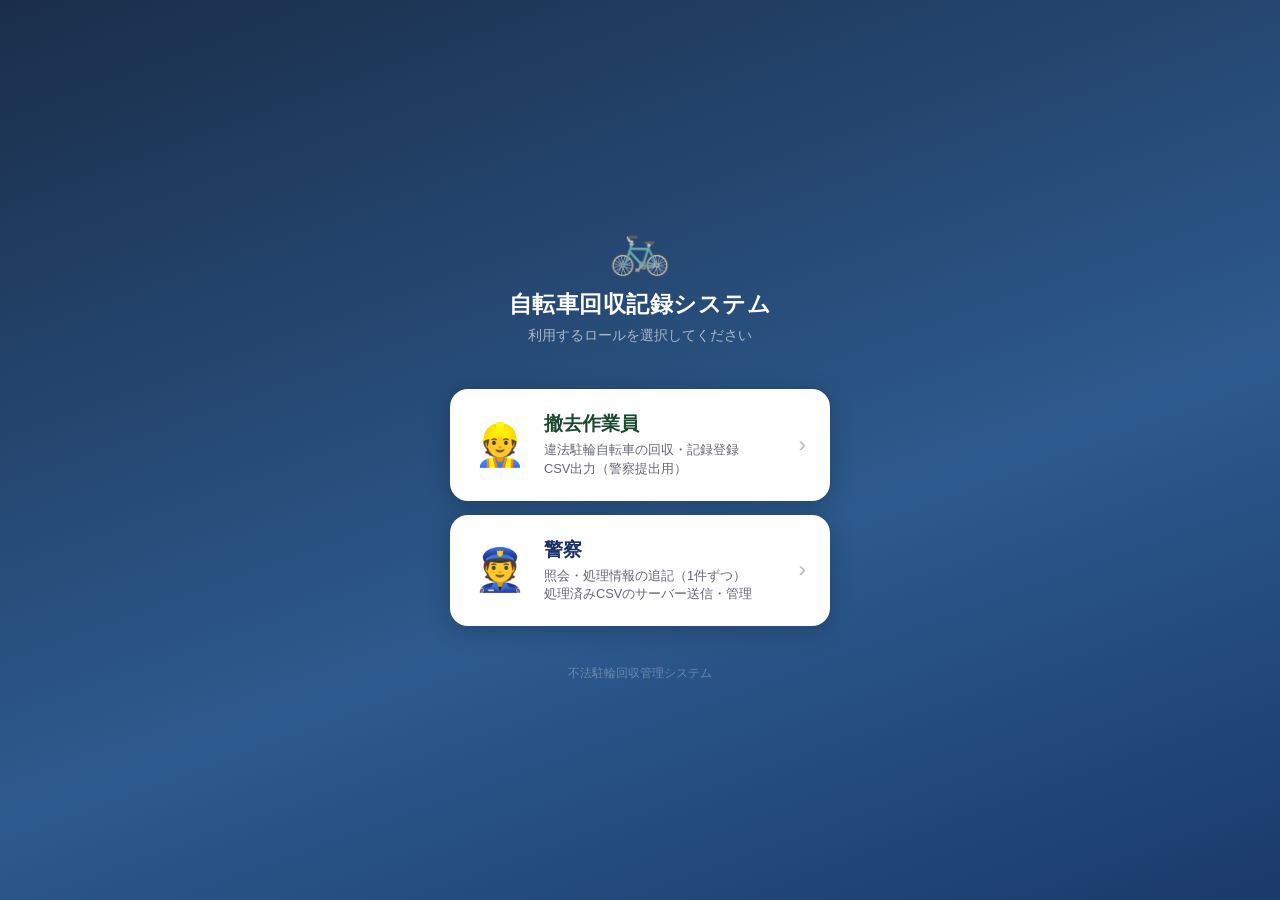
<file: demo/index.html>
<!doctype html>
<html lang="ja">
<head>
  <meta charset="UTF-8" />
  <meta name="viewport" content="width=device-width, initial-scale=1.0, viewport-fit=cover" />
  <meta name="apple-mobile-web-app-capable" content="yes" />
  <meta name="theme-color" content="#1a2e4a" />
  <title>自転車回収記録システム</title>
  <style>
    * { box-sizing: border-box; margin: 0; padding: 0; }
    body {
      font-family: -apple-system, BlinkMacSystemFont, 'Hiragino Sans', 'Yu Gothic UI', sans-serif;
      background: linear-gradient(160deg, #1a2e4a 0%, #2d5a8e 60%, #1a3a6b 100%);
      min-height: 100vh;
      display: flex;
      flex-direction: column;
      align-items: center;
      justify-content: center;
      padding: 24px 16px;
    }
    .logo { font-size: 3.2rem; margin-bottom: 10px; text-align: center; }
    .title { color: #fff; font-size: 1.45rem; font-weight: 700; text-align: center; margin-bottom: 6px; letter-spacing: 0.02em; }
    .subtitle { color: rgba(255,255,255,0.6); font-size: 0.88rem; text-align: center; margin-bottom: 44px; }
    .role-cards { display: flex; flex-direction: column; gap: 14px; width: 100%; max-width: 380px; }
    .role-card {
      background: #fff;
      border-radius: 18px;
      padding: 22px 24px;
      display: flex;
      align-items: center;
      gap: 18px;
      text-decoration: none;
      box-shadow: 0 4px 24px rgba(0,0,0,0.22);
      transition: transform 0.15s ease, box-shadow 0.15s ease;
      border: none;
      cursor: pointer;
    }
    .role-card:active { transform: scale(0.97); }
    @media (hover: hover) { .role-card:hover { transform: translateY(-2px); box-shadow: 0 8px 32px rgba(0,0,0,0.32); } }
    .role-icon { font-size: 2.6rem; flex-shrink: 0; line-height: 1; }
    .role-info { flex: 1; text-align: left; }
    .role-name { font-size: 1.18rem; font-weight: 700; color: #1a2e4a; margin-bottom: 4px; }
    .role-desc { font-size: 0.8rem; color: #667; line-height: 1.45; }
    .role-card.worker .role-name { color: #1a4a2e; }
    .role-card.police .role-name { color: #1a2e6a; }
    .arrow { color: #bbb; font-size: 1.4rem; flex-shrink: 0; }
    .footer { margin-top: 40px; color: rgba(255,255,255,0.3); font-size: 0.73rem; text-align: center; }
  </style>
</head>
<body>
  <div class="logo">🚲</div>
  <div class="title">自転車回収記録システム</div>
  <div class="subtitle">利用するロールを選択してください</div>

  <div class="role-cards">
    <a class="role-card worker" href="./worker.html">
      <span class="role-icon">👷</span>
      <span class="role-info">
        <div class="role-name">撤去作業員</div>
        <div class="role-desc">違法駐輪自転車の回収・記録登録<br>CSV出力（警察提出用）</div>
      </span>
      <span class="arrow">›</span>
    </a>
    <a class="role-card police" href="./police.html">
      <span class="role-icon">👮</span>
      <span class="role-info">
        <div class="role-name">警察</div>
        <div class="role-desc">照会・処理情報の追記（1件ずつ）<br>処理済みCSVのサーバー送信・管理</div>
      </span>
      <span class="arrow">›</span>
    </a>
  </div>

  <div class="footer">不法駐輪回収管理システム</div>
</body>
</html>
</file>
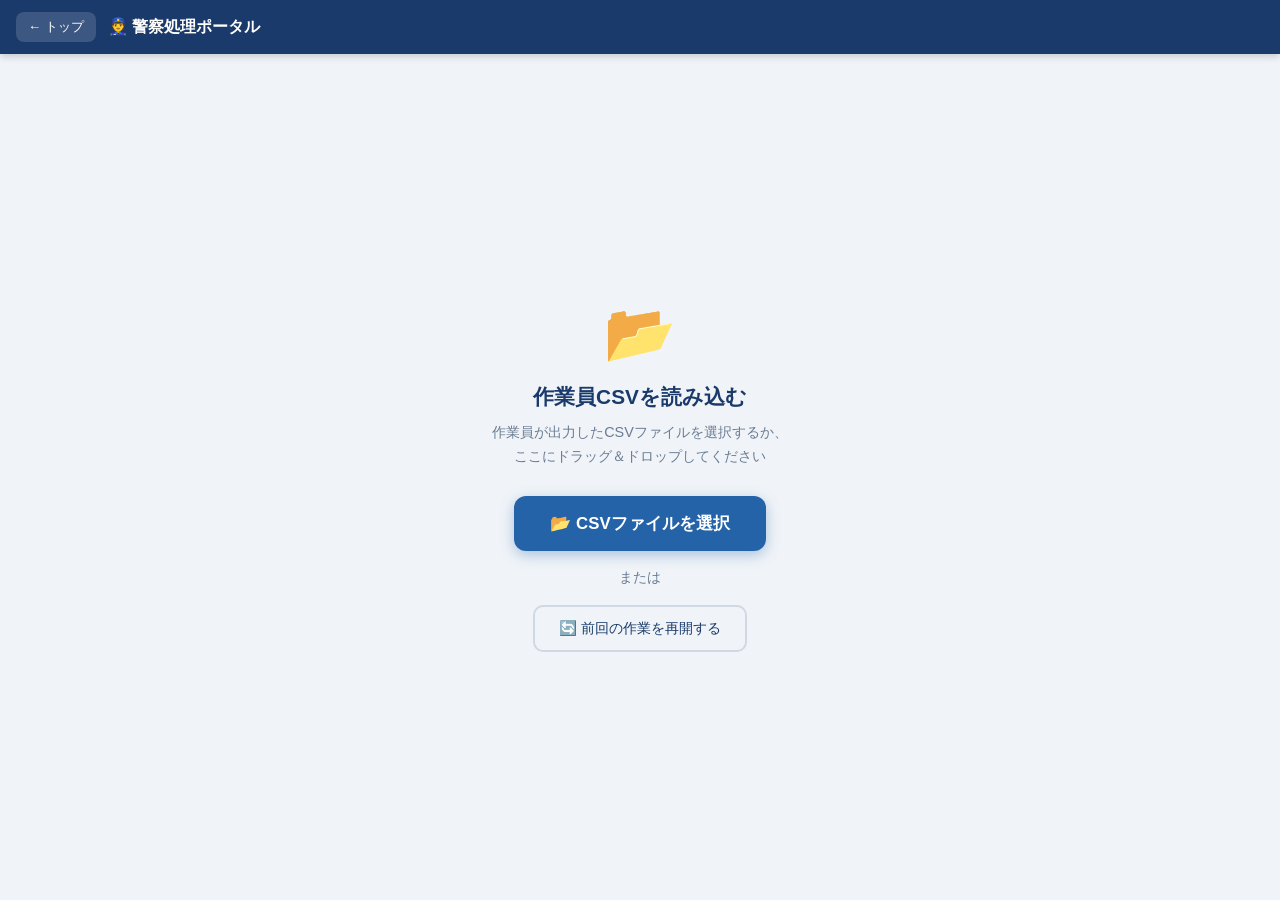
<file: demo/police.html>
<!doctype html>
<html lang="ja">
<head>
  <meta charset="UTF-8" />
  <meta name="viewport" content="width=device-width, initial-scale=1.0, viewport-fit=cover" />
  <meta name="apple-mobile-web-app-capable" content="yes" />
  <meta name="theme-color" content="#1a3a6b" />
  <title>警察処理ポータル</title>
  <link rel="stylesheet" href="./police.css" />
</head>
<body>
  <div id="pToast" class="p-toast"></div>

  <header class="p-header">
    <a href="./index.html" class="p-home-btn">← トップ</a>
    <div class="p-header-title">👮 警察処理ポータル</div>
  </header>

  <!-- ── Import view ── -->
  <div id="viewImport" class="p-view">
    <div class="p-import-wrap" id="dropZone">
      <div class="p-import-icon">📂</div>
      <div class="p-import-title">作業員CSVを読み込む</div>
      <div class="p-import-desc">
        作業員が出力したCSVファイルを選択するか、<br>ここにドラッグ＆ドロップしてください
      </div>
      <button class="p-upload-btn" id="pImportBtn">📂 CSVファイルを選択</button>
      <input type="file" id="pFileInput" accept=".csv" style="display:none;" />
      <div class="p-import-divider">または</div>
      <button class="p-load-saved-btn" id="pLoadSavedBtn">🔄 前回の作業を再開する</button>
    </div>
  </div>

  <!-- ── Case List view ── -->
  <div id="viewList" class="p-view" style="display:none;">
    <div class="p-list-header">
      <div class="p-list-meta">
        <span class="p-list-filename" id="pListFilename"></span>
        <button class="p-new-import-btn" id="pNewImportBtn">📂 別のCSV</button>
      </div>
      <div class="p-progress-row">
        <div class="p-progress-bar-bg">
          <div class="p-progress-bar-fill" id="pProgressFill" style="width:0%"></div>
        </div>
        <span class="p-progress-label" id="pProgressLabel">0 / 0</span>
      </div>
    </div>

    <div id="pCaseList" class="p-case-list"></div>

    <div class="p-action-bar">
      <button class="p-btn-download" id="pDownloadBtn">📥 処理済みCSVをダウンロード</button>
    </div>
  </div>

  <!-- ── Case Detail view ── -->
  <div id="viewDetail" class="p-view" style="display:none;">
    <div class="p-detail-header">
      <button class="p-back-list-btn" id="pBackToListBtn">← 一覧</button>
      <div class="p-case-nav">
        <button id="pPrevCaseBtn" class="p-nav-btn">‹ 前</button>
        <span class="p-nav-label" id="pCaseNavLabel">1 / 1</span>
        <button id="pNextCaseBtn" class="p-nav-btn">次 ›</button>
      </div>
    </div>

    <div id="pDetailContent" class="p-detail-content"></div>

    <div class="p-detail-actions">
      <button class="p-btn-save-case" id="pSaveCaseBtn">✅ 保存して次へ</button>
      <button class="p-btn-skip-case" id="pSkipCaseBtn">スキップ ›</button>
    </div>
  </div>

  <script src="./police.js"></script>
</body>
</html>
</file>
<file: demo/police.css>
/* ─────────────────────────────────────────
   警察処理ポータル スタイル
   ───────────────────────────────────────── */
*, *::before, *::after { box-sizing: border-box; margin: 0; padding: 0; }

:root {
  --navy:    #1a3a6b;
  --blue:    #2563a8;
  --blue-lt: #4a90d9;
  --green:   #2e7d32;
  --amber:   #e65100;
  --bg:      #f0f4f8;
  --card-bg: #ffffff;
  --worker-bg: #eef4ff;
  --police-bg: #fff8ec;
  --border:  #d0d8e4;
  --text:    #1a2a3a;
  --muted:   #6b7c93;
  --radius:  14px;
  --shadow:  0 2px 12px rgba(26,58,107,0.10);
}

body {
  font-family: -apple-system, BlinkMacSystemFont, 'Hiragino Sans', 'Yu Gothic UI', sans-serif;
  background: var(--bg);
  color: var(--text);
  min-height: 100vh;
  -webkit-font-smoothing: antialiased;
}

/* ── Header ── */
.p-header {
  background: var(--navy);
  color: #fff;
  display: flex;
  align-items: center;
  gap: 12px;
  padding: 12px 16px;
  position: sticky;
  top: 0;
  z-index: 100;
  box-shadow: 0 2px 8px rgba(0,0,0,0.2);
}
.p-home-btn {
  background: rgba(255,255,255,0.15);
  border: none;
  color: #fff;
  padding: 6px 12px;
  border-radius: 8px;
  font-size: 0.82rem;
  cursor: pointer;
  text-decoration: none;
  white-space: nowrap;
}
.p-home-btn:hover { background: rgba(255,255,255,0.25); }
.p-header-title { font-size: 1.02rem; font-weight: 700; flex: 1; }
.p-sync-badge { font-size: 0.72rem; padding: 3px 9px; border-radius: 20px; white-space: nowrap; }
.p-sync-badge.online  { background: #1b5e20; color: #a5d6a7; }
.p-sync-badge.offline { background: #4a3000; color: #ffcc80; }

/* ── Toast ── */
.p-toast {
  position: fixed; bottom: 80px; left: 50%; transform: translateX(-50%) translateY(10px);
  background: #263238; color: #fff; padding: 10px 20px; border-radius: 24px;
  font-size: 0.88rem; opacity: 0; transition: opacity 0.25s, transform 0.25s; z-index: 9999;
  pointer-events: none; white-space: nowrap; max-width: 90vw;
}
.p-toast.show { opacity: 1; transform: translateX(-50%) translateY(0); }

/* ── Views ── */
.p-view { min-height: calc(100vh - 56px); }

/* ── Import view ── */
.p-import-wrap {
  display: flex; flex-direction: column; align-items: center; justify-content: center;
  min-height: calc(100vh - 56px); padding: 32px 20px; text-align: center;
}
.p-import-icon { font-size: 3.6rem; margin-bottom: 16px; }
.p-import-title { font-size: 1.3rem; font-weight: 700; color: var(--navy); margin-bottom: 10px; }
.p-import-desc { font-size: 0.9rem; color: var(--muted); line-height: 1.6; margin-bottom: 28px; }
.p-upload-btn {
  background: var(--blue); color: #fff; border: none; border-radius: 12px;
  padding: 16px 36px; font-size: 1.05rem; font-weight: 700; cursor: pointer;
  box-shadow: 0 4px 14px rgba(37,99,168,0.35); transition: opacity 0.15s;
}
.p-upload-btn:hover { opacity: 0.88; }
.p-import-divider { color: var(--muted); font-size: 0.85rem; margin: 18px 0; }
.p-load-saved-btn {
  background: none; border: 2px solid var(--border); color: var(--navy); border-radius: 10px;
  padding: 12px 24px; font-size: 0.9rem; cursor: pointer; transition: background 0.15s;
}
.p-load-saved-btn:hover { background: #e8eef5; }

/* drop-zone active */
.p-import-wrap.drag-over { background: #ddeeff; }

/* ── List view ── */
.p-list-header {
  background: #fff;
  padding: 14px 16px 10px;
  border-bottom: 1px solid var(--border);
  display: flex;
  flex-direction: column;
  gap: 10px;
}
.p-list-meta { display: flex; align-items: center; justify-content: space-between; flex-wrap: wrap; gap: 8px; }
.p-list-filename { font-size: 0.82rem; color: var(--muted); }
.p-progress-bar-bg {
  height: 6px; background: #e0e8f0; border-radius: 3px; overflow: hidden;
}
.p-progress-bar-fill { height: 100%; background: var(--green); border-radius: 3px; transition: width 0.3s; }
.p-progress-label { font-size: 0.82rem; color: var(--green); font-weight: 600; }
.p-new-import-btn {
  background: none; border: 1.5px solid var(--border); color: var(--navy); border-radius: 8px;
  padding: 6px 14px; font-size: 0.8rem; cursor: pointer; white-space: nowrap;
}

.p-case-list { padding: 12px 16px 120px; display: flex; flex-direction: column; gap: 10px; }
.p-case-card {
  background: #fff; border-radius: var(--radius); padding: 14px 16px;
  border: 1.5px solid var(--border); cursor: pointer; transition: border-color 0.15s, box-shadow 0.15s;
  display: flex; align-items: flex-start; gap: 12px;
}
.p-case-card:active { background: #f5f8ff; }
.p-case-card.done { border-color: #81c784; background: #f1fff3; }
.p-case-card:hover { border-color: var(--blue-lt); box-shadow: var(--shadow); }
.p-case-num { font-size: 0.78rem; color: var(--muted); white-space: nowrap; padding-top: 2px; min-width: 32px; }
.p-case-body { flex: 1; min-width: 0; }
.p-case-reg { font-size: 1rem; font-weight: 700; color: var(--navy); margin-bottom: 3px; }
.p-case-meta { font-size: 0.78rem; color: var(--muted); line-height: 1.5; }
.p-case-badges { display: flex; gap: 6px; flex-wrap: wrap; margin-top: 6px; }
.badge {
  font-size: 0.72rem; font-weight: 600; padding: 2px 9px; border-radius: 20px; display: inline-block;
}
.badge.reg-yes  { background: #e8f5e9; color: #2e7d32; }
.badge.reg-no   { background: #fce4ec; color: #b71c1c; }
.badge.reg-unk  { background: #f3e5f5; color: #6a1b9a; }
.badge.done     { background: #e8f5e9; color: #1b5e20; }
.badge.pending  { background: #fff3e0; color: #e65100; }
.p-case-arrow { color: #ccc; font-size: 1.2rem; align-self: center; }

/* bottom action bar */
.p-action-bar {
  position: fixed; bottom: 0; left: 0; right: 0;
  background: #fff; border-top: 1.5px solid var(--border);
  padding: 12px 16px;
  box-shadow: 0 -2px 12px rgba(26,58,107,0.10);
  z-index: 50;
}
.p-btn-download {
  width: 100%; padding: 15px; border: none; border-radius: 12px;
  font-size: 1rem; font-weight: 700; cursor: pointer; transition: opacity 0.15s;
  background: var(--blue); color: #fff;
  box-shadow: 0 3px 10px rgba(37,99,168,0.3);
}
.p-btn-download:hover { opacity: 0.88; }

/* ── Detail view ── */
.p-detail-header {
  background: var(--navy); color: #fff;
  display: flex; align-items: center; justify-content: space-between;
  padding: 10px 16px; gap: 12px;
}
.p-back-list-btn {
  background: rgba(255,255,255,0.15); border: none; color: #fff;
  padding: 7px 13px; border-radius: 8px; font-size: 0.82rem; cursor: pointer;
}
.p-back-list-btn:hover { background: rgba(255,255,255,0.25); }
.p-case-nav { display: flex; align-items: center; gap: 8px; }
.p-nav-btn {
  background: rgba(255,255,255,0.15); border: none; color: #fff;
  padding: 7px 14px; border-radius: 8px; font-size: 0.9rem; cursor: pointer;
}
.p-nav-btn:disabled { opacity: 0.4; cursor: default; }
.p-nav-label { font-size: 0.82rem; color: rgba(255,255,255,0.75); white-space: nowrap; }

.p-detail-content { padding: 16px 16px 140px; display: flex; flex-direction: column; gap: 14px; }

.p-info-card {
  background: var(--worker-bg); border-radius: var(--radius);
  border: 1.5px solid #c8d8f0; overflow: hidden;
}
.p-info-card-header {
  background: #d0e4f8; padding: 10px 16px;
  font-size: 0.85rem; font-weight: 700; color: var(--navy);
  border-bottom: 1px solid #b8ccdf;
}
.p-info-rows { padding: 12px 16px; display: flex; flex-direction: column; gap: 8px; }
.p-info-row { display: flex; gap: 10px; align-items: flex-start; }
.p-info-label {
  font-size: 0.75rem; color: var(--muted); min-width: 80px; flex-shrink: 0; padding-top: 1px;
}
.p-info-val { font-size: 0.88rem; color: var(--text); flex: 1; word-break: break-all; }
.p-info-val a { color: var(--blue); }
.p-info-val.bold { font-weight: 700; font-size: 0.98rem; }

.p-police-card {
  background: var(--police-bg); border-radius: var(--radius);
  border: 1.5px solid #f0d8b0; overflow: hidden;
}
.p-police-card-header {
  background: #fce8c0; padding: 10px 16px;
  font-size: 0.85rem; font-weight: 700; color: #7a4000;
  border-bottom: 1px solid #e8c890;
}
.p-police-form { padding: 14px 16px; display: flex; flex-direction: column; gap: 14px; }
.p-field label { display: block; font-size: 0.78rem; font-weight: 600; color: #7a4000; margin-bottom: 5px; }
.p-field label .req { color: #c62828; margin-left: 3px; }
.p-field select, .p-field input[type="text"], .p-field input[type="date"] {
  width: 100%; padding: 11px 13px; border: 1.5px solid #e0c898; border-radius: 9px;
  font-size: 0.92rem; font-family: inherit; background: #fff; color: var(--text);
  transition: border-color 0.15s;
}
.p-field textarea {
  width: 100%; padding: 11px 13px; border: 1.5px solid #e0c898; border-radius: 9px;
  font-size: 0.88rem; font-family: inherit; background: #fff; color: var(--text);
  resize: vertical; min-height: 80px; transition: border-color 0.15s;
}
.p-field select:focus, .p-field input:focus, .p-field textarea:focus {
  outline: none; border-color: var(--amber); box-shadow: 0 0 0 3px rgba(230,81,0,0.12);
}

/* save button */
.p-detail-actions {
  position: fixed; bottom: 0; left: 0; right: 0;
  background: #fff; border-top: 1.5px solid var(--border);
  padding: 12px 16px;
  box-shadow: 0 -2px 12px rgba(26,58,107,0.10);
  z-index: 50;
  display: flex; gap: 10px;
}
.p-btn-save-case {
  flex: 1; padding: 14px; border: none; border-radius: 12px;
  background: var(--green); color: #fff;
  font-size: 1rem; font-weight: 700; cursor: pointer;
  box-shadow: 0 3px 10px rgba(46,125,50,0.3); transition: opacity 0.15s;
}
.p-btn-save-case:hover { opacity: 0.88; }
.p-btn-next-case {
  flex: 1; padding: 14px; border: none; border-radius: 12px;
  background: var(--blue); color: #fff;
  font-size: 1rem; font-weight: 700; cursor: pointer;
  box-shadow: 0 3px 10px rgba(37,99,168,0.25); transition: opacity 0.15s;
}
.p-btn-next-case:disabled { background: #b0bec5; box-shadow: none; cursor: default; }
.p-btn-next-case:hover:not(:disabled) { opacity: 0.88; }

/* ── Saved view ── */
.p-saved-header {
  background: var(--navy); color: #fff;
  display: flex; align-items: center; gap: 12px; padding: 10px 16px;
}
.p-saved-title { font-size: 0.95rem; font-weight: 700; }
.p-saved-list { padding: 16px; display: flex; flex-direction: column; gap: 10px; }
.p-file-card {
  background: #fff; border-radius: var(--radius); padding: 14px 16px;
  border: 1.5px solid var(--border); display: flex; align-items: center; gap: 12px;
}
.p-file-icon { font-size: 1.8rem; }
.p-file-info { flex: 1; min-width: 0; }
.p-file-name { font-size: 0.85rem; font-weight: 600; color: var(--navy); word-break: break-all; }
.p-file-meta { font-size: 0.75rem; color: var(--muted); margin-top: 3px; }
.p-file-dl { background: var(--blue); color: #fff; border: none; border-radius: 8px; padding: 8px 14px; font-size: 0.82rem; cursor: pointer; white-space: nowrap; text-decoration: none; }

.p-muted { color: var(--muted); font-size: 0.9rem; text-align: center; padding: 32px 16px; }
.p-error-msg { color: #c62828; font-size: 0.85rem; padding: 12px 16px; background: #fdecea; border-radius: 8px; }
</file>
